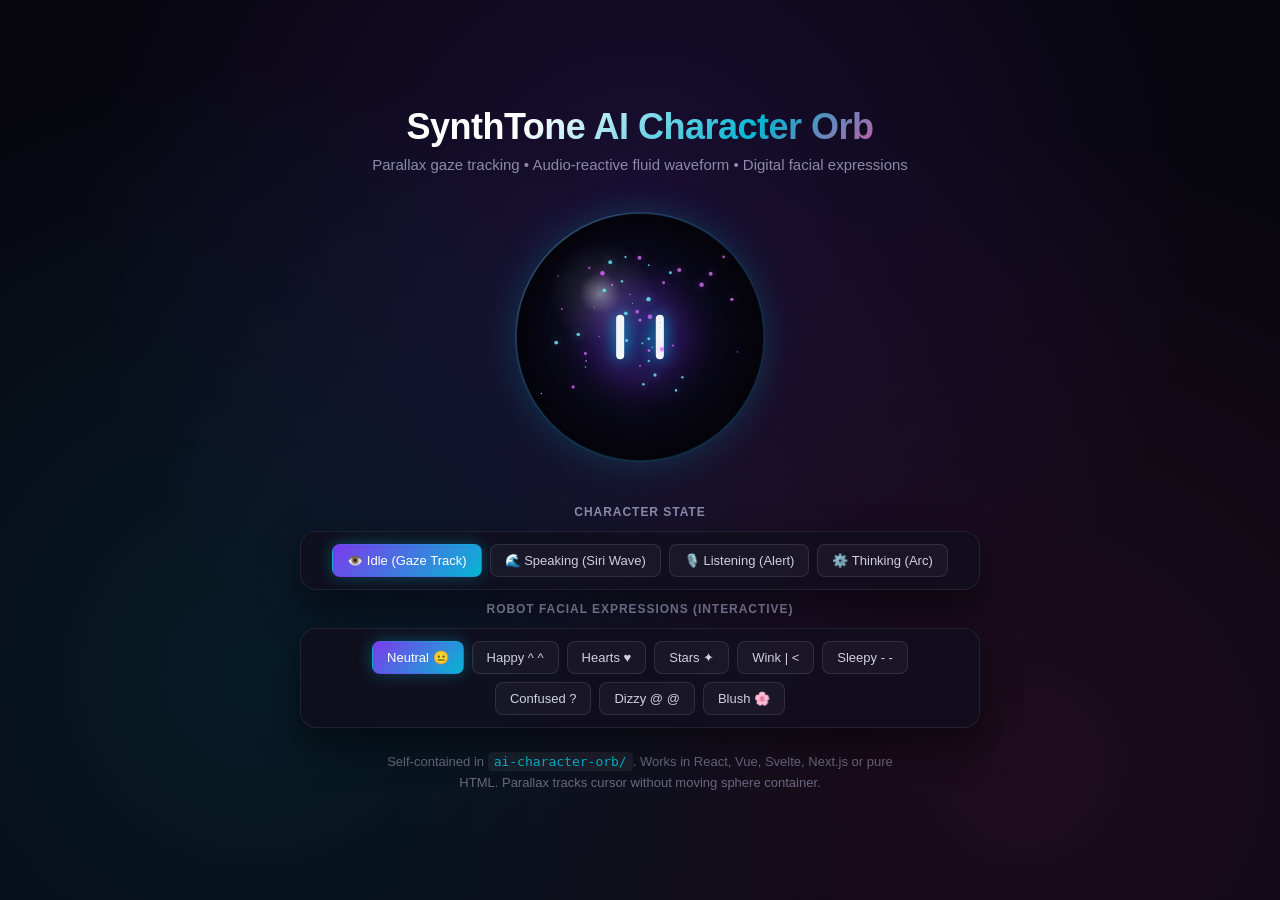
<file: ai-character-orb/index.html>
<!doctype html>
<html lang="en">
<head>
  <meta charset="UTF-8" />
  <meta name="viewport" content="width=device-width, initial-scale=1.0" />
  <title>SynthTone AI Character Orb — Interactive Standalone Demo</title>
  <link rel="stylesheet" href="ai-orb.css" />
  <style>
    * {
      box-sizing: border-box;
      margin: 0;
      padding: 0;
    }
    body {
      background-color: #07060f;
      background-image:
        radial-gradient(circle at 50% 25%, rgba(124, 58, 237, 0.16) 0%, transparent 60%),
        radial-gradient(circle at 20% 75%, rgba(6, 182, 212, 0.12) 0%, transparent 50%),
        radial-gradient(circle at 80% 85%, rgba(236, 72, 153, 0.10) 0%, transparent 50%);
      color: #f1f0f8;
      font-family: -apple-system, BlinkMacSystemFont, "Segoe UI", Roboto, sans-serif;
      min-height: 100vh;
      display: flex;
      flex-direction: column;
      align-items: center;
      justify-content: center;
      padding: 32px 16px;
      overflow-x: hidden;
    }
    .demo-header {
      text-align: center;
      margin-bottom: 24px;
      z-index: 10;
    }
    .demo-header h1 {
      font-size: 36px;
      font-weight: 700;
      letter-spacing: -0.5px;
      background: linear-gradient(135deg, #ffffff 30%, #06b6d4 70%, #ec4899 100%);
      -webkit-background-clip: text;
      -webkit-text-fill-color: transparent;
      margin-bottom: 8px;
    }
    .demo-header p {
      color: #8b8aaa;
      font-size: 15px;
    }
    .stage {
      position: relative;
      margin-bottom: 28px;
      display: flex;
      justify-content: center;
      align-items: center;
    }
    .controls-wrapper {
      display: flex;
      flex-direction: column;
      gap: 12px;
      align-items: center;
      max-width: 680px;
      width: 100%;
      z-index: 10;
    }
    .panel-label {
      font-size: 12px;
      text-transform: uppercase;
      letter-spacing: 0.08em;
      color: #8b8aaa;
      font-weight: 600;
    }
    .controls-panel {
      background: rgba(17, 15, 30, 0.85);
      backdrop-filter: blur(20px);
      border: 1px solid rgba(255, 255, 255, 0.08);
      border-radius: 16px;
      padding: 12px 20px;
      display: flex;
      flex-wrap: wrap;
      gap: 8px;
      align-items: center;
      justify-content: center;
      box-shadow: 0 16px 36px rgba(0, 0, 0, 0.5);
      width: 100%;
    }
    .btn {
      background: rgba(255, 255, 255, 0.04);
      border: 1px solid rgba(255, 255, 255, 0.1);
      color: #d1d0e0;
      padding: 8px 14px;
      border-radius: 8px;
      font-size: 13px;
      font-weight: 500;
      cursor: pointer;
      transition: all 0.2s ease;
      display: inline-flex;
      align-items: center;
      gap: 6px;
    }
    .btn:hover {
      background: rgba(6, 182, 212, 0.12);
      border-color: rgba(6, 182, 212, 0.4);
      color: #06b6d4;
      transform: translateY(-1px);
    }
    .btn.active {
      background: linear-gradient(135deg, #7c3aed 0%, #06b6d4 100%);
      border-color: transparent;
      color: #ffffff;
      box-shadow: 0 0 16px rgba(6, 182, 212, 0.35);
    }
    .instructions {
      margin-top: 24px;
      color: #6a6980;
      font-size: 13px;
      text-align: center;
      max-width: 520px;
      line-height: 1.6;
    }
    .instructions code {
      background: rgba(255, 255, 255, 0.06);
      padding: 2px 6px;
      border-radius: 4px;
      color: #06b6d4;
    }
  </style>
</head>
<body>

  <div class="demo-header">
    <h1>SynthTone AI Character Orb</h1>
    <p>Parallax gaze tracking • Audio-reactive fluid waveform • Digital facial expressions</p>
  </div>

  <div class="stage">
    <div id="ai-orb-demo"></div>
  </div>

  <div class="controls-wrapper">
    <span class="panel-label">Character State</span>
    <div class="controls-panel">
      <button id="btn-idle" class="btn active">👁️ Idle (Gaze Track)</button>
      <button id="btn-speaking" class="btn">🌊 Speaking (Siri Wave)</button>
      <button id="btn-listening" class="btn">🎙️ Listening (Alert)</button>
      <button id="btn-thinking" class="btn">⚙️ Thinking (Arc)</button>
    </div>

    <span class="panel-label">Robot Facial Expressions (Interactive)</span>
    <div class="controls-panel">
      <button class="btn btn-expr active" data-expr="neutral">Neutral 😐</button>
      <button class="btn btn-expr" data-expr="happy">Happy ^ ^</button>
      <button class="btn btn-expr" data-expr="hearts">Hearts ♥</button>
      <button class="btn btn-expr" data-expr="stars">Stars ✦</button>
      <button class="btn btn-expr" data-expr="wink">Wink | &lt;</button>
      <button class="btn btn-expr" data-expr="sleepy">Sleepy - -</button>
      <button class="btn btn-expr" data-expr="confused">Confused ?</button>
      <button class="btn btn-expr" data-expr="spiral">Dizzy @ @</button>
      <button class="btn btn-expr" data-expr="blush">Blush 🌸</button>
    </div>
  </div>

  <div class="instructions">
    Self-contained in <code>ai-character-orb/</code>. Works in React, Vue, Svelte, Next.js or pure HTML. 
    Parallax tracks cursor without moving sphere container.
  </div>

  <script type="module">
    import { AICharacterOrb } from "./ai-orb.js";

    const orb = new AICharacterOrb("#ai-orb-demo", {
      size: 280,
    });

    // Mouse tracking
    window.addEventListener("mousemove", (e) => {
      orb.trackMouse(e.pageX, e.pageY);
    });

    // State Buttons
    const stateBtns = {
      idle: document.getElementById("btn-idle"),
      speaking: document.getElementById("btn-speaking"),
      listening: document.getElementById("btn-listening"),
      thinking: document.getElementById("btn-thinking"),
    };

    Object.keys(stateBtns).forEach((state) => {
      const btn = stateBtns[state];
      btn.addEventListener("click", () => {
        Object.values(stateBtns).forEach(b => b.classList.remove("active"));
        btn.classList.add("active");
        orb.setState(state);
      });
    });

    // Expression Buttons
    const exprBtns = document.querySelectorAll(".btn-expr");
    exprBtns.forEach((btn) => {
      btn.addEventListener("click", () => {
        exprBtns.forEach(b => b.classList.remove("active"));
        btn.classList.add("active");
        orb.setState("idle");
        Object.values(stateBtns).forEach(b => b.classList.remove("active"));
        stateBtns.idle.classList.add("active");
        orb.setExpression(btn.getAttribute("data-expr"));
      });
    });
  </script>
</body>
</html>
</file>
<file: ai-character-orb/ai-orb.css>
/* ==========================================================================
   AI Orb Component — SynthTone
   Styles for the canvas container. The orb internals are drawn on canvas.
   ========================================================================== */

/* Container: position relative so the canvas sits correctly */
.ai-orb-container {
  position: relative;
  display: inline-block;
  border-radius: 50%;
  overflow: hidden;
  user-select: none;
  /* Thin ambient shadow even in idle */
  filter: drop-shadow(0 0 18px rgba(0, 220, 255, 0.18));
  transition: filter 0.4s ease;
}

/* Speaking state: pulsing cyan box-shadow glow */
.ai-orb-container.speaking {
  filter: drop-shadow(0 0 32px rgba(0, 220, 255, 0.55))
          drop-shadow(0 0 64px rgba(121, 40, 202, 0.4));
  animation: ai-orb-speak-pulse 1.6s ease-in-out infinite;
}

@keyframes ai-orb-speak-pulse {
  0%, 100% {
    filter: drop-shadow(0 0 24px rgba(0, 220, 255, 0.45))
            drop-shadow(0 0 50px rgba(121, 40, 202, 0.3));
  }
  50% {
    filter: drop-shadow(0 0 42px rgba(0, 220, 255, 0.75))
            drop-shadow(0 0 80px rgba(224, 64, 251, 0.5));
  }
}

/* Listening state: softer teal pulse */
.ai-orb-container.listening {
  filter: drop-shadow(0 0 24px rgba(0, 230, 255, 0.5))
          drop-shadow(0 0 50px rgba(0, 180, 220, 0.3));
  animation: ai-orb-listen-pulse 2.2s ease-in-out infinite;
}

@keyframes ai-orb-listen-pulse {
  0%, 100% {
    filter: drop-shadow(0 0 18px rgba(0, 230, 255, 0.35));
  }
  50% {
    filter: drop-shadow(0 0 32px rgba(0, 230, 255, 0.6));
  }
}

/* Thinking state: purple slow glow */
.ai-orb-container.thinking {
  filter: drop-shadow(0 0 24px rgba(121, 40, 202, 0.5))
          drop-shadow(0 0 50px rgba(224, 64, 251, 0.3));
  animation: ai-orb-think-pulse 2.8s ease-in-out infinite;
}

@keyframes ai-orb-think-pulse {
  0%, 100% {
    filter: drop-shadow(0 0 16px rgba(121, 40, 202, 0.35));
  }
  50% {
    filter: drop-shadow(0 0 32px rgba(224, 64, 251, 0.55));
  }
}

/* The canvas itself — no border-radius needed (sphere is drawn on canvas) */
.ai-orb-container canvas {
  display: block;
  /* Canvas must not overflow the container */
  max-width: 100%;
  max-height: 100%;
}

/* Web Component host element */
ai-orb {
  display: inline-block;
}
</file>
